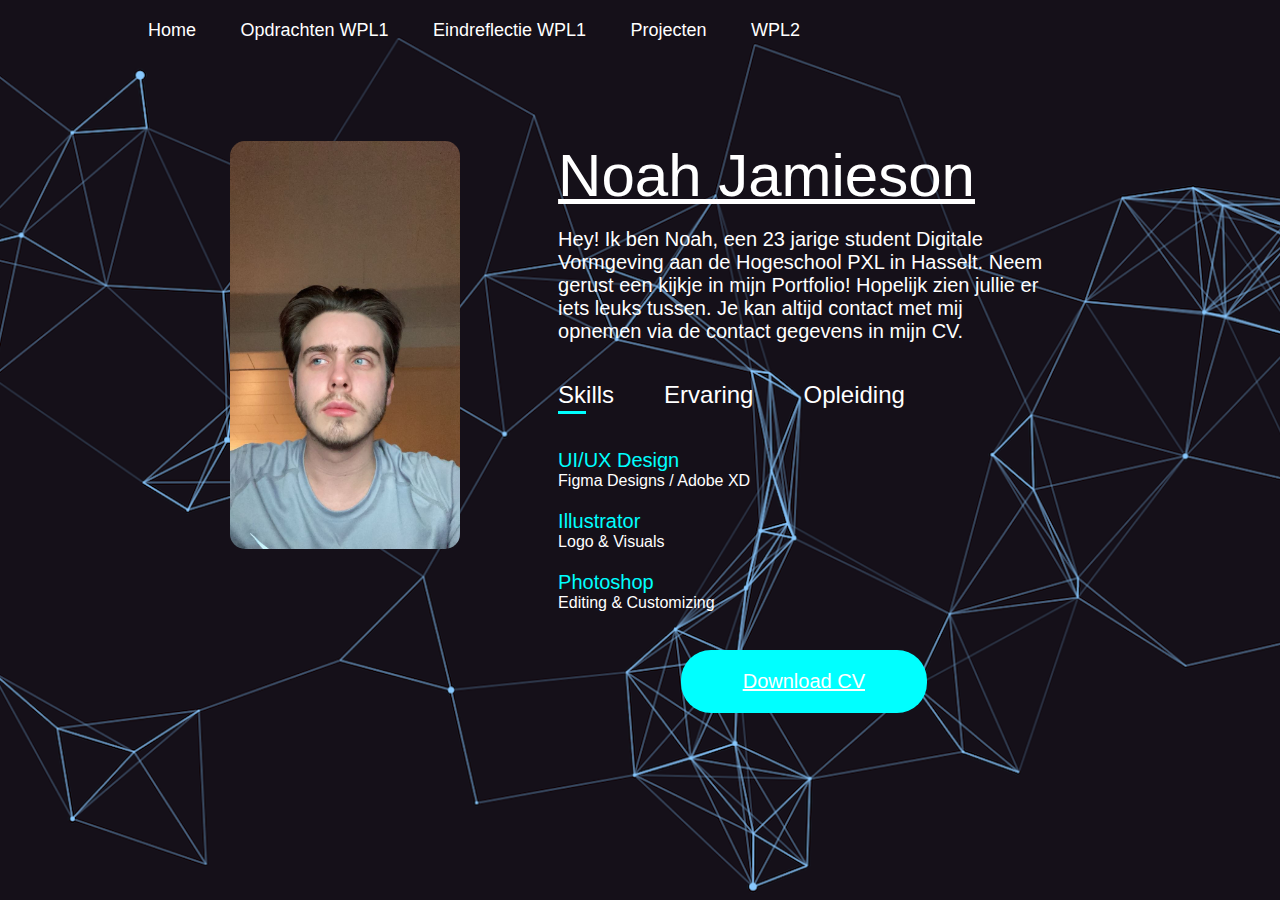
<file: index.html>
<!DOCTYPE html>
<html lang="en">
<head>
    <meta charset="UTF-8">
    <title>Portfolio Noah Jamieson</title>
    <link rel="stylesheet" href="style.css">
</head>
<body>

<div id="header">
    <div class="container">
        <div class="col-12 col-lg-6">
        <nav>
            <ul>
                <li><a href="index.html">Home</a> </li>
                <li><a href="opdrachten.html">Opdrachten WPL1</a> </li>
                <li><a href="eindreflectie.html">Eindreflectie WPL1</a> </li>
                <li><a href="projecten.html">Projecten</a> </li>
                <li><a href="eindreflectie2.html">WPL2</a> </li>
            </ul>
        </nav>
    </div>
    <!-- uitleg over mezelf, skills,ervaring, etc. -->
    <div id="Uitleg">

        <div class="container">
            <div class="row">
                <div class="uitleg-kolom-1">
                    <img src="fotos/foto.jpg">
                </div>
                <div class="uitleg-kolom-2">
                    <h1 class="naam">Noah Jamieson </h1>
                    <br>
                    <p class="beschrijving">Hey! Ik ben Noah, een 23 jarige student Digitale Vormgeving aan de Hogeschool PXL in Hasselt. Neem gerust een kijkje in mijn Portfolio! Hopelijk zien jullie er iets leuks tussen. Je kan altijd contact met mij opnemen via de contact gegevens in mijn CV.</p>
                    <br>
                    <!-- Tab titels voor onderverdeling -->
                    <!-- https://www.w3schools.com/w3css/w3css_tabulators.asp voor info over onclick en opentab en 3 teksten naar elkaar met onclick-->
                    <!-- https://www.w3schools.com/tags/tag_ul.asp -->
                    <div class="tab-titels">
                        <p class="tab-links active-link" onclick="opentab('skills')">Skills</p>
                        <p class="tab-links" onclick="opentab('ervaring')">Ervaring</p>
                        <p class="tab-links" onclick="opentab('opleiding')">Opleiding</p>

                    </div>
                    <!-- Skillsets. -->
                    <div class="tab-contents active-tab" id="skills">
                        <ul>
                            <li><span>UI/UX Design</span><br>Figma Designs / Adobe XD</li>
                            <li><span>Illustrator</span><br>Logo & Visuals</li>
                            <li><span>Photoshop</span><br>Editing & Customizing</li>
                        </ul>
                    </div>
                    <!-- Werkervaring -->
                    <div class="tab-contents" id="ervaring">
                        <ul>
                            <li><span>2023 - heden Protest</span><br>Sales Advisor & Customer Support</li>
                            <li><span>2022-2023 Kenzo</span><br>Client Advisor & Stock administrator</li>
                            <li><span>2020-2022 The North Face</span><br>Supervisor & Stock administrator</li>
                        </ul>
                    </div>
                    <!-- Opleidingen -->
                    <div class="tab-contents" id="opleiding">
                        <ul>
                            <li><span>2023 - heden Hogeschool PXL</span><br>Digitale Vormgeving</li>
                            <li><span>2018-2021 Hogeschool PXL</span><br>Programmeren & Netwerken</li>
                            <li><span>2016-2021 Regina Mundi</span><br>Informatica Beheer</li>
                        </ul>
                    </div>
                    <br>
                    <a href="files/cv.pdf" download="cv.pdf" class="Eindref">
                        Download CV
                    </a>


                </div>
            </div>
        </div>

    </div>
</div>

</div>
<!--- Script voor tekst laten zien met klik  verwijst naar main.js folder--->
<script src="main.js"></script>
</body>
</html>

<!-- /* https://getbootstrap.com/docs/4.0/layout/grid/ */
/* https://www.youtube.com/watch?v=-WPrj8OxXlU */
/* https://www.w3schools.com/css/tryit.asp?filename=tryresponsive_col-s */
</file>
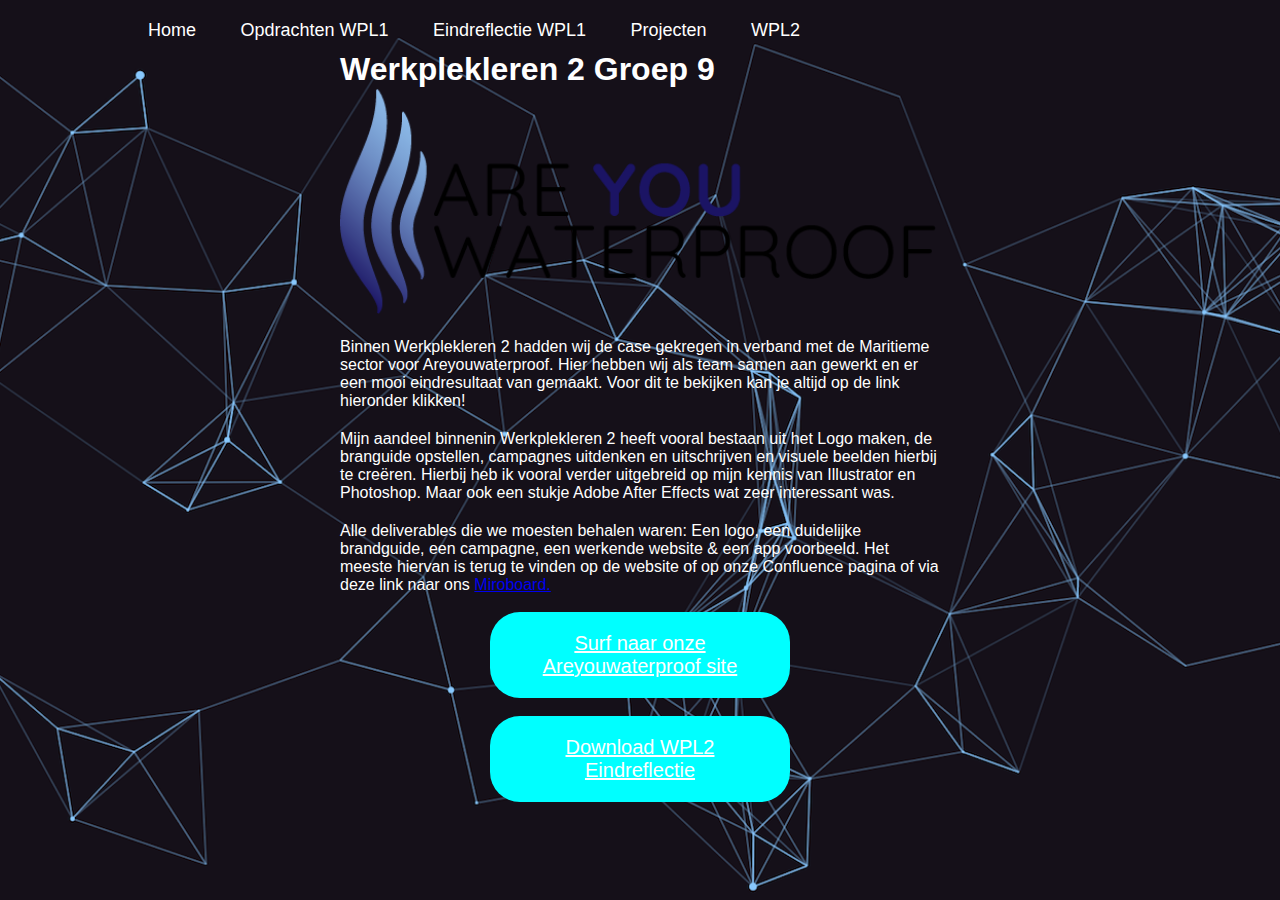
<file: eindreflectie2.html>
<!DOCTYPE html>
<html lang="en">
<head>
    <meta charset="UTF-8">
    <title>Portfolio Noah Jamieson</title>
    <link rel="stylesheet" href="style.css">
</head>
<body>
<div id="header">
    <div class="container">
        <div class="col-12 col-lg-6">
        <nav>
            <ul>
                <li><a href="index.html">Home</a> </li>
                <li><a href="opdrachten.html">Opdrachten WPL1</a> </li>
                <li><a href="eindreflectie.html">Eindreflectie WPL1</a> </li>
                <li><a href="projecten.html">Projecten</a> </li>
                <li><a href="eindreflectie2.html">WPL2</a> </li>
            </ul>
        </nav>


    </div>
    <!-- Eindreflectie fotos & download button -->

        <section class="wpl2">
            <h1>Werkplekleren 2 Groep 9</h1>
            <img src="fotos/WPL2Logo.png" alt="WPL2 Foto">
            <p>Binnen Werkplekleren 2 hadden wij de case gekregen in verband met de Maritieme sector voor Areyouwaterproof. Hier hebben wij als team samen aan gewerkt en er een mooi eindresultaat van gemaakt. Voor dit te bekijken kan je altijd op de link hieronder klikken!</p>

            <p>Mijn aandeel binnenin Werkplekleren 2 heeft vooral bestaan uit het Logo maken, de branguide opstellen, campagnes uitdenken en uitschrijven en visuele beelden hierbij te creëren. Hierbij heb ik vooral verder uitgebreid op mijn kennis van Illustrator en Photoshop. Maar ook een stukje Adobe After Effects wat zeer interessant was. </p>
            <p> Alle deliverables die we moesten behalen waren: Een logo, een duidelijke brandguide, een campagne, een werkende website & een app voorbeeld. Het meeste hiervan is terug te vinden op de website of op onze Confluence pagina of via deze link naar ons <a href="https://miro.com/app/board/uXjVNtugDF8=/"> Miroboard.</a>  </p>
            <br>

            <div class="uitleg-kolom-4">
                <a href="https://wpl2-groep9.netlify.app/" class="Eindref" target="_blank">Surf naar onze Areyouwaterproof site</a>
                <br>
                <a href="files/wpl2reflectie.pdf" download="eindreflectie2.pdf" class="Eindref">
                    Download WPL2 Eindreflectie
                </a>
                <br>

                <br>
            </div>
        </section>
</div>
</body>
</html>
</file>
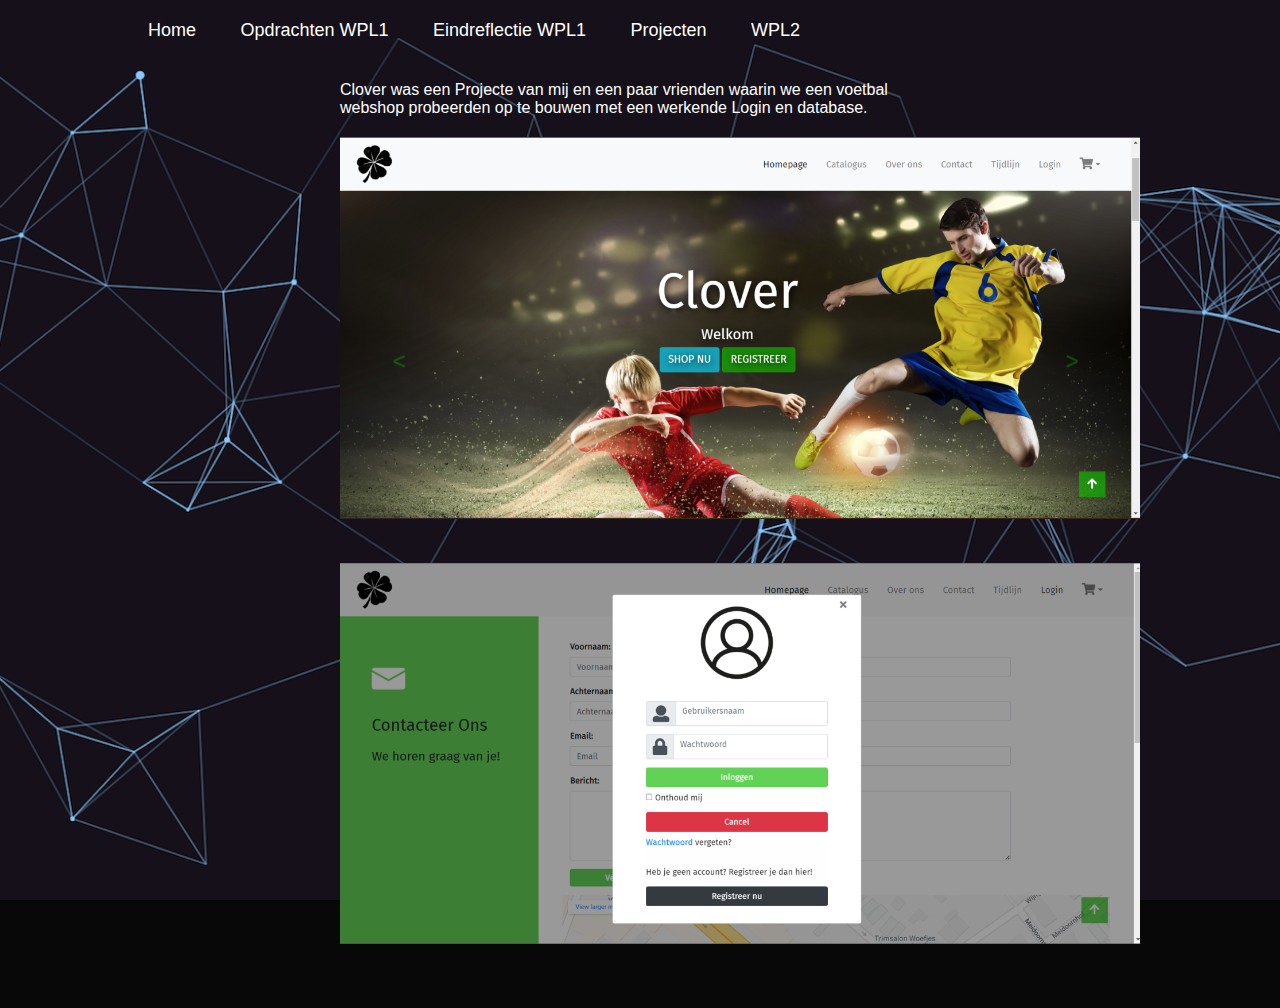
<file: projecten.html>
<!DOCTYPE html>
<html lang="en">
<head>
    <meta charset="UTF-8">
    <title>Portfolio Noah Jamieson</title>
    <link rel="stylesheet" href="style.css">
</head>
<body>
<div id="header">
    <div class="container">
        <div class="col-12 col-lg-6">
        <nav>
            <ul>
                <li><a href="index.html">Home</a> </li>
                <li><a href="opdrachten.html">Opdrachten WPL1</a> </li>
                <li><a href="eindreflectie.html">Eindreflectie WPL1</a> </li>
                <li><a href="projecten.html">Projecten</a> </li>
                <li><a href="eindreflectie2.html">WPL2</a> </li>
            </ul>
        </nav>
    </div>
    <!-- 2 voorbeelden + tekst van website die ooit gebouwd was -->
    <div class="container3">
        <div class="row3">
            <div class="project-kolom-4">
                <P>Clover was een Projecte van mij en een paar vrienden waarin we een voetbal webshop probeerden op te bouwen met een werkende Login en database.</P>
                <img src="fotos/clover.png">
                <img src="fotos/clover2.png">

            </div>
        </div>
    </div>
        </div>
</div>
</body>
</html>
</file>
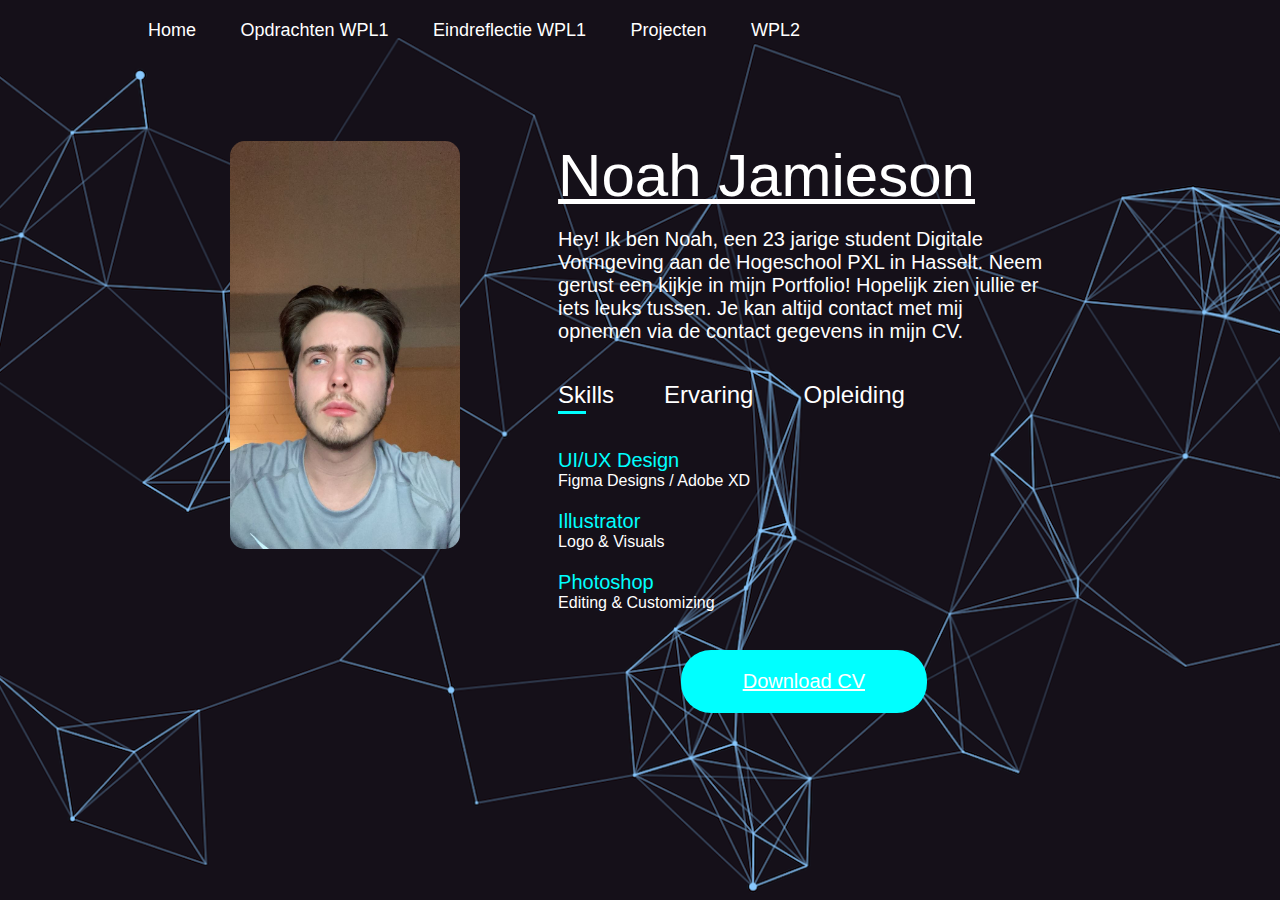
<file: untitled/Portfolio Noah.html>
<!DOCTYPE html>
<html lang="en">
<head>
    <meta charset="UTF-8">
    <title>Portfolio Noah Jamieson</title>
    <link rel="stylesheet" href="style.css">
</head>
<body>

<div id="header">
    <div class="container">
        <div class="col-12 col-lg-6">
        <nav>
            <ul>
                <li><a href="portfolio noah.html">Home</a> </li>
                <li><a href="opdrachten.html">Opdrachten WPL1</a> </li>
                <li><a href="eindreflectie.html">Eindreflectie WPL1</a> </li>
                <li><a href="projecten.html">Projecten</a> </li>
                <li><a href="eindreflectie2.html">WPL2</a> </li>
            </ul>
        </nav>
    </div>
    <!-- uitleg over mezelf, skills,ervaring, etc. -->
    <div id="Uitleg">

        <div class="container">
            <div class="row">
                <div class="uitleg-kolom-1">
                    <img src="fotos/foto.jpg">
                </div>
                <div class="uitleg-kolom-2">
                    <h1 class="naam">Noah Jamieson </h1>
                    <br>
                    <p class="beschrijving">Hey! Ik ben Noah, een 23 jarige student Digitale Vormgeving aan de Hogeschool PXL in Hasselt. Neem gerust een kijkje in mijn Portfolio! Hopelijk zien jullie er iets leuks tussen. Je kan altijd contact met mij opnemen via de contact gegevens in mijn CV.</p>
                    <br>
                    <!-- Tab titels voor onderverdeling -->
                    <!-- https://www.w3schools.com/w3css/w3css_tabulators.asp voor info over onclick en opentab en 3 teksten naar elkaar met onclick-->
                    <!-- https://www.w3schools.com/tags/tag_ul.asp -->
                    <div class="tab-titels">
                        <p class="tab-links active-link" onclick="opentab('skills')">Skills</p>
                        <p class="tab-links" onclick="opentab('ervaring')">Ervaring</p>
                        <p class="tab-links" onclick="opentab('opleiding')">Opleiding</p>

                    </div>
                    <!-- Skillsets. -->
                    <div class="tab-contents active-tab" id="skills">
                        <ul>
                            <li><span>UI/UX Design</span><br>Figma Designs / Adobe XD</li>
                            <li><span>Illustrator</span><br>Logo & Visuals</li>
                            <li><span>Photoshop</span><br>Editing & Customizing</li>
                        </ul>
                    </div>
                    <!-- Werkervaring -->
                    <div class="tab-contents" id="ervaring">
                        <ul>
                            <li><span>2023 - heden Protest</span><br>Sales Advisor & Customer Support</li>
                            <li><span>2022-2023 Kenzo</span><br>Client Advisor & Stock administrator</li>
                            <li><span>2020-2022 The North Face</span><br>Supervisor & Stock administrator</li>
                        </ul>
                    </div>
                    <!-- Opleidingen -->
                    <div class="tab-contents" id="opleiding">
                        <ul>
                            <li><span>2023 - heden Hogeschool PXL</span><br>Digitale Vormgeving</li>
                            <li><span>2018-2021 Hogeschool PXL</span><br>Programmeren & Netwerken</li>
                            <li><span>2016-2021 Regina Mundi</span><br>Informatica Beheer</li>
                        </ul>
                    </div>
                    <br>
                    <a href="files/cv.pdf" download="cv.pdf" class="Eindref">
                        Download CV
                    </a>


                </div>
            </div>
        </div>

    </div>
</div>

</div>
<!--- Script voor tekst laten zien met klik  verwijst naar main.js folder--->
<script src="main.js"></script>
</body>
</html>

<!-- /* https://getbootstrap.com/docs/4.0/layout/grid/ */
/* https://www.youtube.com/watch?v=-WPrj8OxXlU */
/* https://www.w3schools.com/css/tryit.asp?filename=tryresponsive_col-s */
</file>
<file: style.css>
/* https://css-tricks.com/snippets/css/a-guide-to-flexbox voor alle verschillende items mogelijk in css */
/* https://www.w3schools.com/css/default.asp voor alle verschillende items mogelijk in css*/
/* https://www.w3schools.com/css/tryit.asp?filename=tryresponsive_col-s */
*{
    margin: 0;
    padding: 0;
    font-family: 'Roboto' , sans-serif;
    box-sizing: border-box;
}
body{
    background: #080808;
    color: #fff;
}
#header{
    width: 100%;
    height: 100vh;
    background-image: url("fotos/background2.png");
    background-size: cover;
    background-position: center;
}
.container{
    padding: 10px 10%;
}

/* Navbar css */

nav{
    display: flex;
    align-items: center;
    justify-content: space-between;
}

nav ul li{
    display: inline-block;
    list-style: none;
    margin: 10px 20px;
}
nav ul li a{
    color: #fff;
    text-decoration: none;
    font-size: 18px;
    position: relative;
}
nav ul li a::after{
    content: '';
    width: 0;
    height: 3px;
    background: aqua;
    position: absolute;
    left: 0;
    bottom: -6px;
    transition: 2s;
}
nav ul li a:hover::after{*
width: 100%;
}

/* Over mezelf uitleg css */

#Uitleg{
    padding: 80px 0;
    color: white;
}
.row{
    display: flex;
    justify-content: space-between;
    flex-wrap: wrap;
}
.uitleg-kolom-1{
    flex-basis: 35%;
}
.uitleg-kolom-1 img{
    width: 80%;
    border-radius: 15px;
}
.uitleg-kolom-2{
    flex-basis: 60%;
}
.naam{
    font-size: 60px;
    font-weight: 350;
    color: white;
    text-decoration: underline 5px;

}
.beschrijving{
    font-size: 20px;
    font-weight: 350;
    color: white;
}

/* 3 Titels css */

.tab-titels{
    display: flex;
    margin: 20px 0 40px;
}
.tab-links{
    margin-right: 50px;
    font-size: 24px;
    font-weight: 500;
    cursor: pointer;
    position: relative;
}
.tab-links::after {
    content: '';
    width: 0;
    height: 3px;
    background: aqua;
    position: absolute;
    left: 0;
    bottom: -5px;
    transition: 1s;
}
.tab-links.active-link::after{
    width: 50%;
}
.tab-contents ul li{
    list-style: none;
    margin: 20px 0;
}
.tab-contents ul li span{
    color: aqua;
    font-size: 20px;
    font-weight: 20;
}
.tab-contents{
    display: none;
}
.tab-contents.active-tab{
    display: block;
}
/* Eindreflectie css */

.Eindref{
    display: block;
    font-family: 'Comic Sans MS', sans-serif;
    background: aqua;
    color: white;
    padding: 20px;
    cursor: pointer;
    text-decoration: underline;
    width: 50%;
    text-align: center;
    border-radius: 30px;
    font-size: 20px;
    margin: auto;
}
.row2{
    display: flex;
    justify-content: space-between;
    flex-wrap: wrap;
}
.uitleg-kolom-3{
    flex-basis: 50%;
}
.uitleg-kolom-3 img{
    display: flex;
    width: 40%;
    border-radius: 50px;
    margin: 50px;
}
.uitleg-kolom-4{
    flex-basis: 45%;
    margin: auto
;
}
.container2{
    padding: 10px 10%;
}
.Eindref:hover {
    background: darkcyan;

}

/* Projecten css */

.row3{
    display: flex;
    justify-content: space-between;
    flex-wrap: wrap;
}
.container3{
    padding: 10px 10%;
}
.project-kolom-4{
    max-width: 600px;
    margin: 20px auto;
    text-align: left;
}
.project-kolom-4 img{
    max-width: 800px;
    margin: 20px auto;
    text-align: left;
}
.wpl2 {
    max-width: 600px;
    margin: 0 auto;
    text-align: left;
}

.wpl2 img {
    width: 100%;
    height: auto;
}

.wpl2 p {
    margin-top: 20px;
}
/* CSS MOBILE */
/* https://developer.mozilla.org/en-US/docs/Learn/CSS/CSS_layout/Responsive_Design */
/* https://www.w3schools.com/cssref/tryit.php?filename=trycss3_media_menu */
/* https://www.w3schools.com/css/css_rwd_images.asp */
@media only screen and (max-width: 800px) {
    *{
        margin: 0;
        padding: 0;
        font-family: 'Comic Sans MS', sans-serif;
        box-sizing: border-box;
    }
    body{
        background: #080808;
        color: #fff;
    }
    #header{
        width: 100%;
        height: 100vh;
        background-image: url("fotos/background2.png");
        background-size: cover;
        background-position: center;
    }
    .container{
        padding: 10px 10%;
    }

    /* Navbar css */

    nav{
        display: flex;
        align-items: center;
        justify-content: space-between;
    }
    .logo{
        width: 200px;
    }
    nav ul li{
        display: inline-block;
        list-style: none;
        margin: 10px 20px;
    }
    nav ul li a{
        color: #fff;
        text-decoration: none;
        font-size: 18px;
        position: relative;
    }
    nav ul li a::after{
        content: '';
        width: 0;
        height: 3px;
        background: aqua;
        position: absolute;
        left: 0;
        bottom: -6px;
        transition: 2s;
    }
    nav ul li a:hover::after{*
    width: 100%;
    }

    /* Over mezelf uitleg css */

    #Uitleg{
        padding: 80px 0;
        color: white;
    }
    .row{
        display: flex;
        justify-content: space-between;
        flex-wrap: wrap;
    }
    .uitleg-kolom-1{
        flex-basis: 35%;
    }
    .uitleg-kolom-1 img{
        width: 80%;
        border-radius: 15px;
    }
    .uitleg-kolom-2{
        flex-basis: 60%;
    }
    .naam{
        font-size: 60px;
        font-weight: 350;
        color: white;
        text-decoration: underline 5px;

    }
    .beschrijving{
        font-size: 20px;
        font-weight: 350;
        color: white;
    }

    /* 3 Titels css */

    .tab-titels{
        display: flex;
        margin: 20px 0 40px;
    }
    .tab-links{
        margin-right: 50px;
        font-size: 24px;
        font-weight: 500;
        cursor: pointer;
        position: relative;
    }
    .tab-links::after {
        content: '';
        width: 0;
        height: 3px;
        background: aqua;
        position: absolute;
        left: 0;
        bottom: -5px;
        transition: 1s;
    }
    .tab-links.active-link::after{
        width: 50%;
    }
    .tab-contents ul li{
        list-style: none;
        margin: 20px 0;
    }
    .tab-contents ul li span{
        color: aqua;
        font-size: 20px;
        font-weight: 20;
    }
    .tab-contents{
        display: none;
    }
    .tab-contents.active-tab{
        display: block;
    }
    /* Eindreflectie css */

    .Eindref{
        display: block;
        font-family: 'Comic Sans MS', sans-serif;
        background: aqua;
        color: white;
        padding: 20px;
        cursor: pointer;
        text-decoration: underline;
        width: 50%;
        text-align: center;
        border-radius: 30px;
        font-size: 20px;
        margin: auto;
    }
    .row2{
        display: flex;
        justify-content: space-between;
        flex-wrap: wrap;
    }
    .uitleg-kolom-3{
        flex-basis: 50%;
    }
    .uitleg-kolom-3 img{
        display: flex;
        width: 40%;
        border-radius: 50px;
        margin: 50px;
    }
    .uitleg-kolom-4{
        flex-basis: 45%;
        margin: auto
    ;
    }
    .container2{
        padding: 10px 10%;
    }
    .Eindref:hover {
        background: darkcyan;

    }

    /* Projecten css */

    .row3{
        display: flex;
        justify-content: space-between;
        flex-wrap: wrap;
    }
    .container3{
        padding: 10px 10%;
    }
    .project-kolom-4{
        flex-basis: 20%;
    }
    .project-kolom-4 img{
        display: flex;
        width: 50%;
        border-radius: 10px;
        margin: 20px;
    }
}
</file>
<file: untitled/style.css>
/* https://css-tricks.com/snippets/css/a-guide-to-flexbox voor alle verschillende items mogelijk in css */
/* https://www.w3schools.com/css/default.asp voor alle verschillende items mogelijk in css*/
/* https://www.w3schools.com/css/tryit.asp?filename=tryresponsive_col-s */
*{
    margin: 0;
    padding: 0;
    font-family: 'Roboto' , sans-serif;
    box-sizing: border-box;
}
body{
    background: #080808;
    color: #fff;
}
#header{
    width: 100%;
    height: 100vh;
    background-image: url("fotos/background2.png");
    background-size: cover;
    background-position: center;
}
.container{
    padding: 10px 10%;
}

/* Navbar css */

nav{
    display: flex;
    align-items: center;
    justify-content: space-between;
}

nav ul li{
    display: inline-block;
    list-style: none;
    margin: 10px 20px;
}
nav ul li a{
    color: #fff;
    text-decoration: none;
    font-size: 18px;
    position: relative;
}
nav ul li a::after{
    content: '';
    width: 0;
    height: 3px;
    background: aqua;
    position: absolute;
    left: 0;
    bottom: -6px;
    transition: 2s;
}
nav ul li a:hover::after{*
width: 100%;
}

/* Over mezelf uitleg css */

#Uitleg{
    padding: 80px 0;
    color: white;
}
.row{
    display: flex;
    justify-content: space-between;
    flex-wrap: wrap;
}
.uitleg-kolom-1{
    flex-basis: 35%;
}
.uitleg-kolom-1 img{
    width: 80%;
    border-radius: 15px;
}
.uitleg-kolom-2{
    flex-basis: 60%;
}
.naam{
    font-size: 60px;
    font-weight: 350;
    color: white;
    text-decoration: underline 5px;

}
.beschrijving{
    font-size: 20px;
    font-weight: 350;
    color: white;
}

/* 3 Titels css */

.tab-titels{
    display: flex;
    margin: 20px 0 40px;
}
.tab-links{
    margin-right: 50px;
    font-size: 24px;
    font-weight: 500;
    cursor: pointer;
    position: relative;
}
.tab-links::after {
    content: '';
    width: 0;
    height: 3px;
    background: aqua;
    position: absolute;
    left: 0;
    bottom: -5px;
    transition: 1s;
}
.tab-links.active-link::after{
    width: 50%;
}
.tab-contents ul li{
    list-style: none;
    margin: 20px 0;
}
.tab-contents ul li span{
    color: aqua;
    font-size: 20px;
    font-weight: 20;
}
.tab-contents{
    display: none;
}
.tab-contents.active-tab{
    display: block;
}
/* Eindreflectie css */

.Eindref{
    display: block;
    font-family: 'Comic Sans MS', sans-serif;
    background: aqua;
    color: white;
    padding: 20px;
    cursor: pointer;
    text-decoration: underline;
    width: 50%;
    text-align: center;
    border-radius: 30px;
    font-size: 20px;
    margin: auto;
}
.row2{
    display: flex;
    justify-content: space-between;
    flex-wrap: wrap;
}
.uitleg-kolom-3{
    flex-basis: 50%;
}
.uitleg-kolom-3 img{
    display: flex;
    width: 40%;
    border-radius: 50px;
    margin: 50px;
}
.uitleg-kolom-4{
    flex-basis: 45%;
    margin: auto
;
}
.container2{
    padding: 10px 10%;
}
.Eindref:hover {
    background: darkcyan;

}

/* Projecten css */

.row3{
    display: flex;
    justify-content: space-between;
    flex-wrap: wrap;
}
.container3{
    padding: 10px 10%;
}
.project-kolom-4{
    max-width: 600px;
    margin: 20px auto;
    text-align: left;
}
.project-kolom-4 img{
    max-width: 800px;
    margin: 20px auto;
    text-align: left;
}
.wpl2 {
    max-width: 600px;
    margin: 0 auto;
    text-align: left;
}

.wpl2 img {
    width: 100%;
    height: auto;
}

.wpl2 p {
    margin-top: 20px;
}
/* CSS MOBILE */
/* https://developer.mozilla.org/en-US/docs/Learn/CSS/CSS_layout/Responsive_Design */
/* https://www.w3schools.com/cssref/tryit.php?filename=trycss3_media_menu */
/* https://www.w3schools.com/css/css_rwd_images.asp */
@media only screen and (max-width: 800px) {
    *{
        margin: 0;
        padding: 0;
        font-family: 'Comic Sans MS', sans-serif;
        box-sizing: border-box;
    }
    body{
        background: #080808;
        color: #fff;
    }
    #header{
        width: 100%;
        height: 100vh;
        background-image: url("fotos/background2.png");
        background-size: cover;
        background-position: center;
    }
    .container{
        padding: 10px 10%;
    }

    /* Navbar css */

    nav{
        display: flex;
        align-items: center;
        justify-content: space-between;
    }
    .logo{
        width: 200px;
    }
    nav ul li{
        display: inline-block;
        list-style: none;
        margin: 10px 20px;
    }
    nav ul li a{
        color: #fff;
        text-decoration: none;
        font-size: 18px;
        position: relative;
    }
    nav ul li a::after{
        content: '';
        width: 0;
        height: 3px;
        background: aqua;
        position: absolute;
        left: 0;
        bottom: -6px;
        transition: 2s;
    }
    nav ul li a:hover::after{*
    width: 100%;
    }

    /* Over mezelf uitleg css */

    #Uitleg{
        padding: 80px 0;
        color: white;
    }
    .row{
        display: flex;
        justify-content: space-between;
        flex-wrap: wrap;
    }
    .uitleg-kolom-1{
        flex-basis: 35%;
    }
    .uitleg-kolom-1 img{
        width: 80%;
        border-radius: 15px;
    }
    .uitleg-kolom-2{
        flex-basis: 60%;
    }
    .naam{
        font-size: 60px;
        font-weight: 350;
        color: white;
        text-decoration: underline 5px;

    }
    .beschrijving{
        font-size: 20px;
        font-weight: 350;
        color: white;
    }

    /* 3 Titels css */

    .tab-titels{
        display: flex;
        margin: 20px 0 40px;
    }
    .tab-links{
        margin-right: 50px;
        font-size: 24px;
        font-weight: 500;
        cursor: pointer;
        position: relative;
    }
    .tab-links::after {
        content: '';
        width: 0;
        height: 3px;
        background: aqua;
        position: absolute;
        left: 0;
        bottom: -5px;
        transition: 1s;
    }
    .tab-links.active-link::after{
        width: 50%;
    }
    .tab-contents ul li{
        list-style: none;
        margin: 20px 0;
    }
    .tab-contents ul li span{
        color: aqua;
        font-size: 20px;
        font-weight: 20;
    }
    .tab-contents{
        display: none;
    }
    .tab-contents.active-tab{
        display: block;
    }
    /* Eindreflectie css */

    .Eindref{
        display: block;
        font-family: 'Comic Sans MS', sans-serif;
        background: aqua;
        color: white;
        padding: 20px;
        cursor: pointer;
        text-decoration: underline;
        width: 50%;
        text-align: center;
        border-radius: 30px;
        font-size: 20px;
        margin: auto;
    }
    .row2{
        display: flex;
        justify-content: space-between;
        flex-wrap: wrap;
    }
    .uitleg-kolom-3{
        flex-basis: 50%;
    }
    .uitleg-kolom-3 img{
        display: flex;
        width: 40%;
        border-radius: 50px;
        margin: 50px;
    }
    .uitleg-kolom-4{
        flex-basis: 45%;
        margin: auto
    ;
    }
    .container2{
        padding: 10px 10%;
    }
    .Eindref:hover {
        background: darkcyan;

    }

    /* Projecten css */

    .row3{
        display: flex;
        justify-content: space-between;
        flex-wrap: wrap;
    }
    .container3{
        padding: 10px 10%;
    }
    .project-kolom-4{
        flex-basis: 20%;
    }
    .project-kolom-4 img{
        display: flex;
        width: 50%;
        border-radius: 10px;
        margin: 20px;
    }
}
</file>
